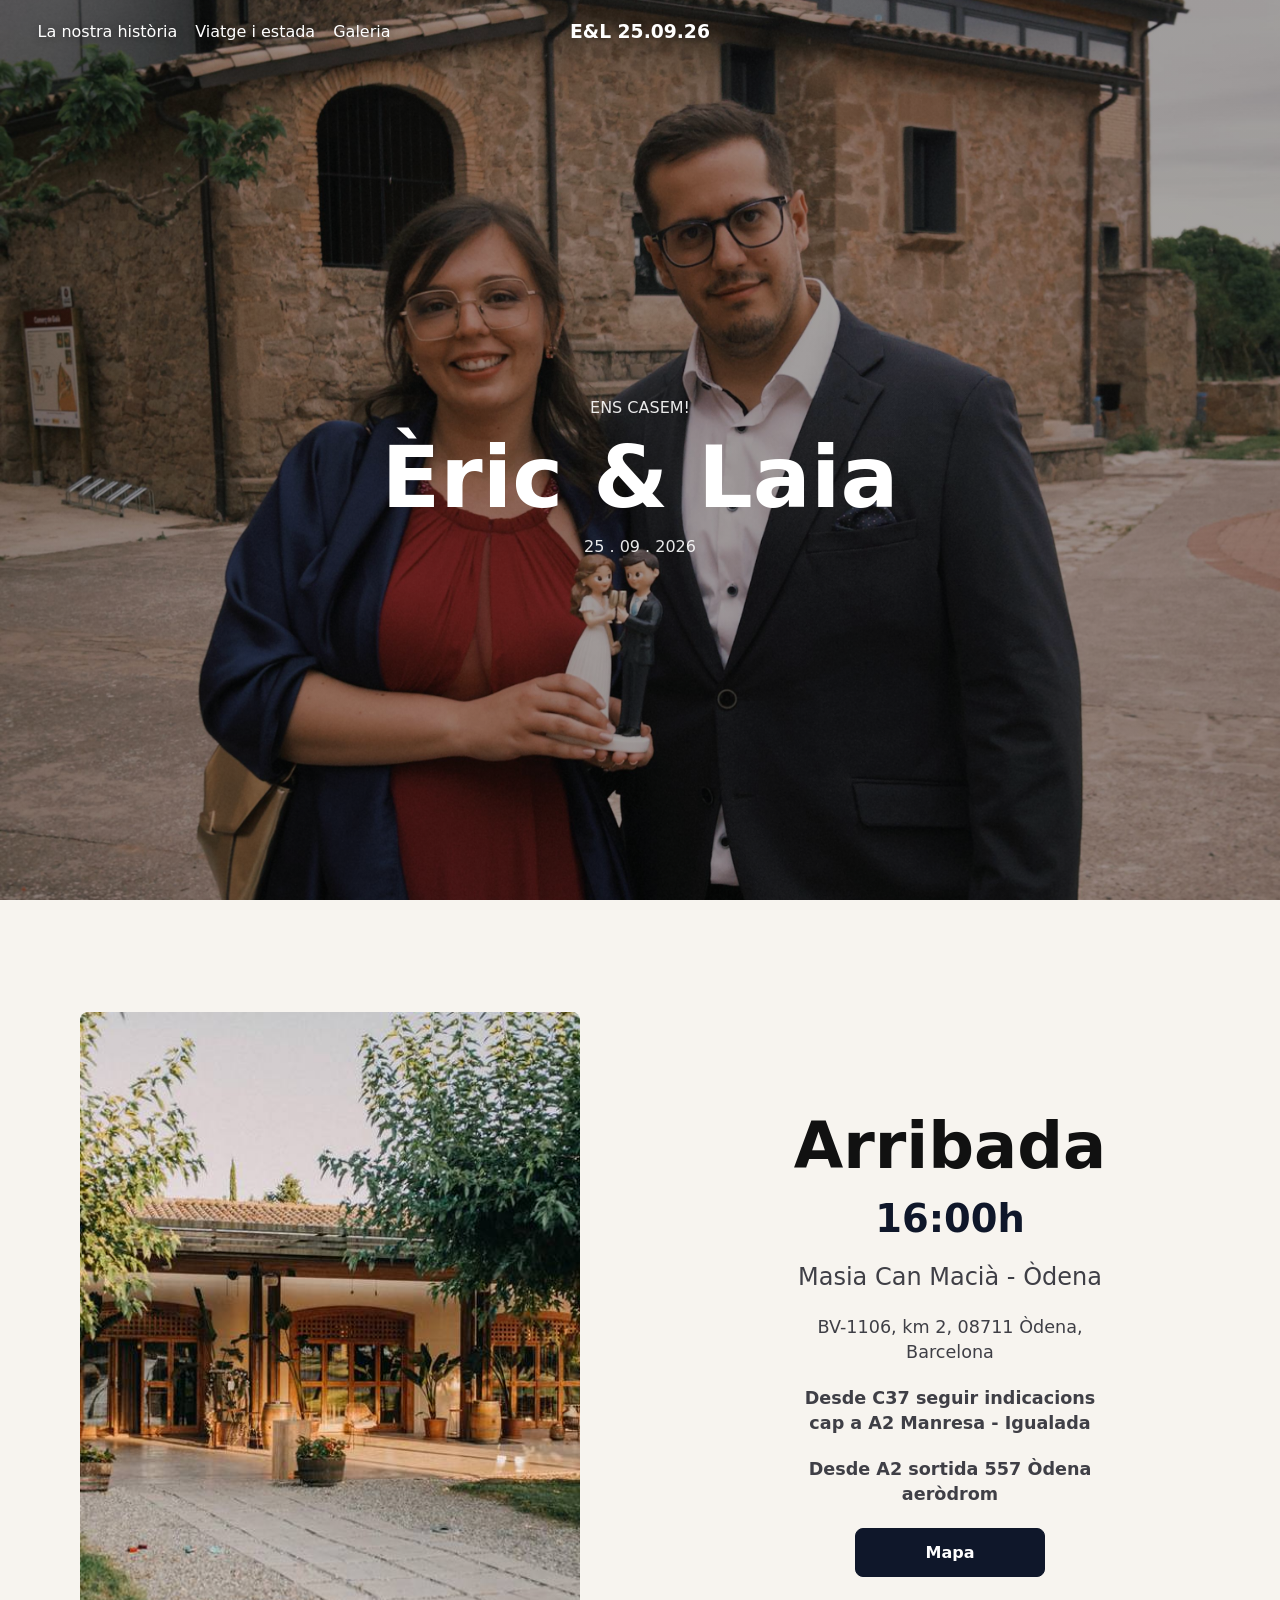
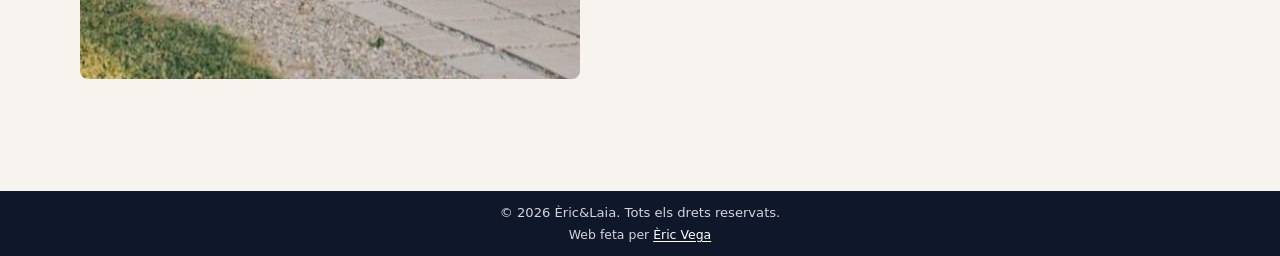
<file: index.html>
<!doctype html>
<html lang="ca">

<head>
  <meta charset="utf-8" />
  <meta name="viewport" content="width=device-width,initial-scale=1" />
  <title>E&L 25/09/26</title>
  <link rel="stylesheet" href="css/styles.css">
</head>

<body>

  <header class="site-header">
    <nav class="nav">
      <ul class="nav-links">
        <li><a href="la-nostra-historia.html">La nostra història</a></li>
        <li><a href="viatge-i-estada.html">Viatge i estada</a></li>
        <li><a href="galeria.html">Galeria</a></li>
      </ul>
      <a href="/" class="nav_title">
        <h3>E&L 25.09.26</h3>
      </a>
    </nav>

    <section class="imatgeprincipal">
      <div class="imatgeprincipal-banner">
        <p>ENS CASEM!</p>
        <h1>Èric & Laia</h1>
        <p>25 . 09 . 2026</p>
      </div>
    </section>
  </header>

  <main class="site-main">
    <section id="arribada">
      <div class="cerimonia">
        <div class="cerimonia-foto">
          <img src="assets/arribada.jpeg" alt="Masia Can Macià">
        </div>
        <div class="cerimonia-info">
          <h2>Arribada</h2>
          <h4>16:00h</h4>
          <p style="font-size: 1.5rem;">Masia Can Macià - Òdena</p>
          <p>BV-1106, km 2, 08711 Òdena, Barcelona</p>
          <p class="important-indicacions">Desde C37 seguir indicacions cap a A2 Manresa - Igualada</p>
          <p class="important-indicacions">Desde A2 sortida 557 Òdena aeròdrom</p>
          <a href="https://maps.app.goo.gl/EMqzW7Tg6xdvP4PMA">Mapa</a>
        </div>
      </div>
    </section>

    <!-- <section id="ceremonia">
      <div class="cerimonia cerimonia-invertida">
        <div class="cerimonia-foto">
          <img src="assets/cerimonia.jpeg" alt="Masia Can Macià">
        </div>
        <div class="cerimonia-info">
          <h2>Cerimònia</h2>
          <h4>17:00h</h4>
          <p>Jardins de  Can Macià</p>
          <a href="https://maps.app.goo.gl/EMqzW7Tg6xdvP4PMA">Mapa</a>
        </div>
      </div>
    </section> -->
  </main>

  <footer class="site-footer">
    <p>&copy; 2026 Èric&Laia. Tots els drets reservats.</p>
    <p class="site-credit">Web feta per <a href="https://www.ericveganoguera.com/">Èric Vega</a></p>
  </footer>

  <script src="js/main.js"></script>

</body>

</html>
</file>
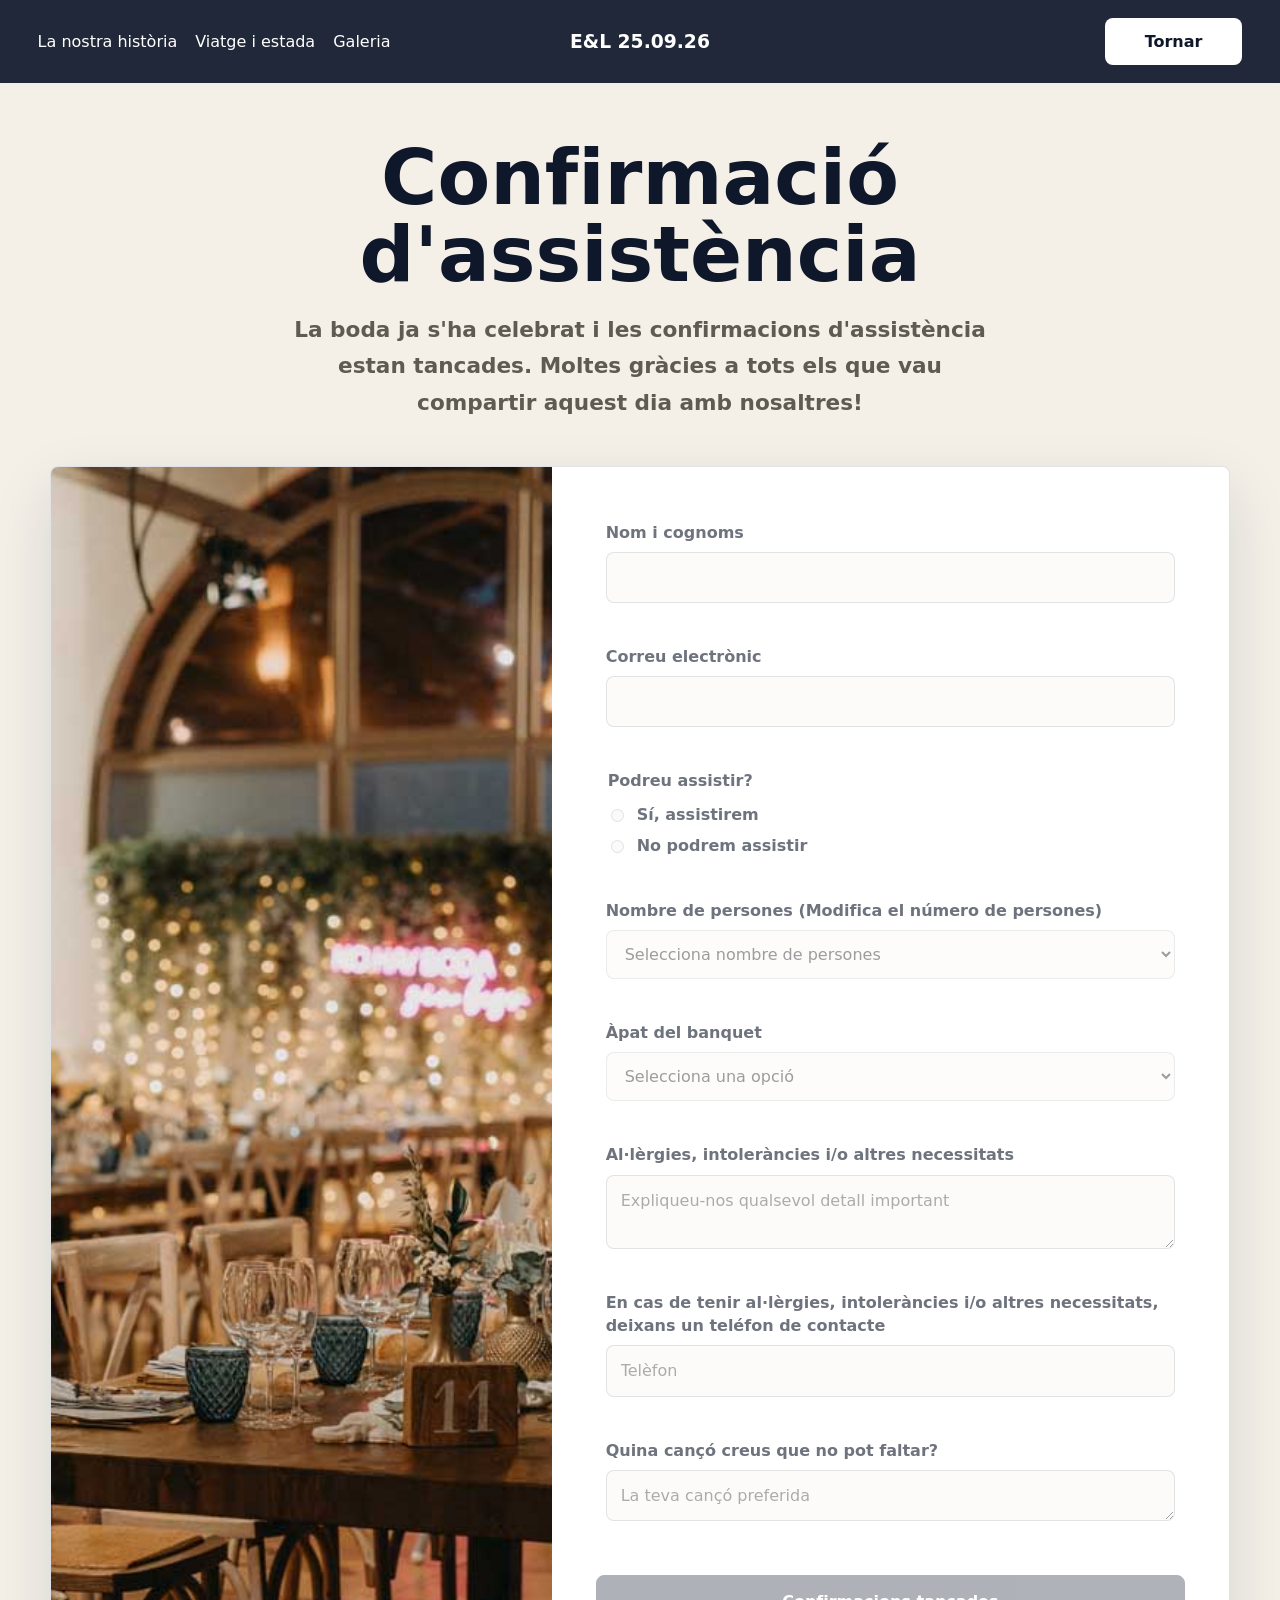
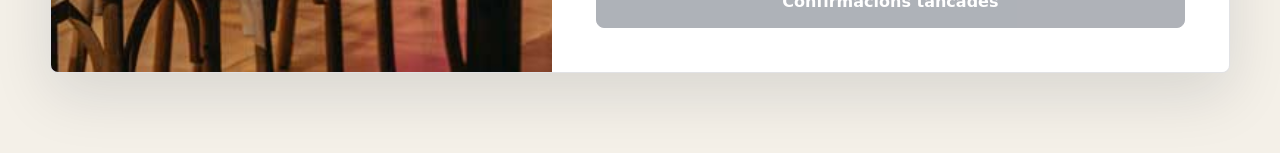
<file: confirmar-assistencia.html>
<!doctype html>
<html lang="ca">

<head>
  <meta charset="utf-8" />
  <meta name="viewport" content="width=device-width,initial-scale=1" />
  <meta name="robots" content="noindex">
  <title>Confirmar assistència | E&L</title>
  <link rel="stylesheet" href="css/styles.css">
</head>


<body class="pagina-confirmacio">
  <header>
    <nav class="nav">
      <ul class="nav-links">
        <li><a href="la-nostra-historia.html">La nostra història</a></li>
        <li><a href="viatge-i-estada.html">Viatge i estada</a></li>
        <li><a href="galeria.html">Galeria</a></li>
      </ul>
      <a href="index.html" class="nav_title">
        <h3>E&L 25.09.26</h3>
      </a>
      <a class="confirmar_assistencia" href="index.html">Tornar</a>
    </nav>
  </header>

  <main class="confirmacio-main">
    <section class="confirmacio">
      <div class="confirmacio-intro">
        <h1>Confirmació d'assistència</h1>
        <p class="confirmacio-tancada">La boda ja s'ha celebrat i les confirmacions d'assistència estan tancades. Moltes gràcies a tots els que vau compartir aquest dia amb nosaltres!</p>
      </div>

      <div class="confirmacio-layout">
        <figure class="confirmacio-foto">
          <img src="assets/banquet.jpg" alt="Eric i Laia">
        </figure>

        <form class="confirmacio-form" data-tancat aria-disabled="true">
          <input type="hidden" name="_subject" id="subject">
          <input type="hidden" name="_template" value="table">
          <input type="hidden" name="_captcha" value="true">
          <input type="hidden" name="_next" value="https://www.ericilaia.es/gracies.html">
          <input type="text" name="_honey" style="display:none">
          <input type="hidden" name="_autoresponse" value="Confirmació rebuda 🎉">

          <div class="form-row">
            <label for="nom">Nom i cognoms</label>
            <input id="nom" name="nomicognoms" type="text" required>
          </div>

          <div class="form-row">
            <label for="email">Correu electrònic</label>
            <input id="email" name="email" type="email" required>
          </div>

          <fieldset class="form-row">
            <legend style="margin-bottom: 10px;">Podreu assistir?</legend>
            <label class="radio-option">
              <input type="radio" id="assistencia-si" name="Assistencia" value="Sí, assistirem" required>
              Sí, assistirem
            </label>
            <label class="radio-option">
              <input type="radio" id="assistencia-no" name="Assistencia" value="No podrem assistir">
              No podrem assistir
            </label>
          </fieldset>

          <!--<div class="form-row">
            <label for="persones">Nombre de persones (Modifica número de persones)</label>
            <input id="persones" name="NombrePersones" type="number" min="1" max="8" value="1" required>
          </div>-->

          <div class="form-row">
            <label for="persones">Nombre de persones (Modifica el número de persones)</label>
            <select id="persones" name="NombrePersones" required>
              <option disabled selected value="">Selecciona nombre de persones</option>
              <option value="1">1</option>
              <option value="2">2</option>
              <option value="3">3</option>
              <option value="4">4</option>
              <option value="5">5</option>
              <option value="6">6</option>
              <option value="7">7</option>
              <option value="8">8</option>
              <option value="9">9</option>
              <option value="10">10</option>
              <option value="11">11</option>
              <option value="12">12</option>
            </select>
          </div>

          <div class="camps-assistencia">
            <!-- <div class="form-row">
              <label for="bus">Si hi hagués un bus que et portes i tornes des de Manresa, el faries servir?</label>
              <label class="radio-option">
                <input type="radio" name="Bus" value="Si" required>
                Sí
              </label>
              <label class="radio-option">
                <input type="radio" name="Bus" value="No ">
                No
              </label>
            </div> -->

            <div class="form-row">
              <label for="apat">Àpat del banquet</label>
              <select id="apat" name="ApatBanquet" required>
                <option value="">Selecciona una opció</option>
                <option value="Menu general">Menú general</option>
                <option value="Menu vegetaria">Menú vegetarià</option>
                <option value="Menu vega">Menú vegà</option>
                <option value="Menu infantil">Menú infantil</option>
                <option value="Altres necessitats">Altres necessitats</option>
              </select>
            </div>

            <div class="form-row">
              <label for="alergies">Al·lèrgies, intoleràncies i/o altres necessitats</label>
              <textarea id="alergies" name="AlergiesIntolerancies" rows="2"
                placeholder="Expliqueu-nos qualsevol detall important"></textarea>
            </div>

            <div class="form-row">
              <label for="telefonalergies">En cas de tenir al·lèrgies, intoleràncies i/o altres necessitats, deixans un teléfon de contacte</label>
              <input id="telefonalergies" name="TelefonAlergies" type="text" placeholder="Telèfon">
            </div>
               
            <div class="form-row">
              <label for="canco">Quina cançó creus que no pot faltar?</label>
              <textarea id="canco" name="Cancion" rows="1" placeholder="La teva cançó preferida"></textarea>
            </div>

          </div>
          <div id="acompanyants"></div>
          <button class="form-submit" type="submit" disabled>Confirmacions tancades</button>
        </form>
      </div>
    </section>
  </main>

  <script src="js/confirmar-assistencia.js"></script>

</body>

</html>
</file>
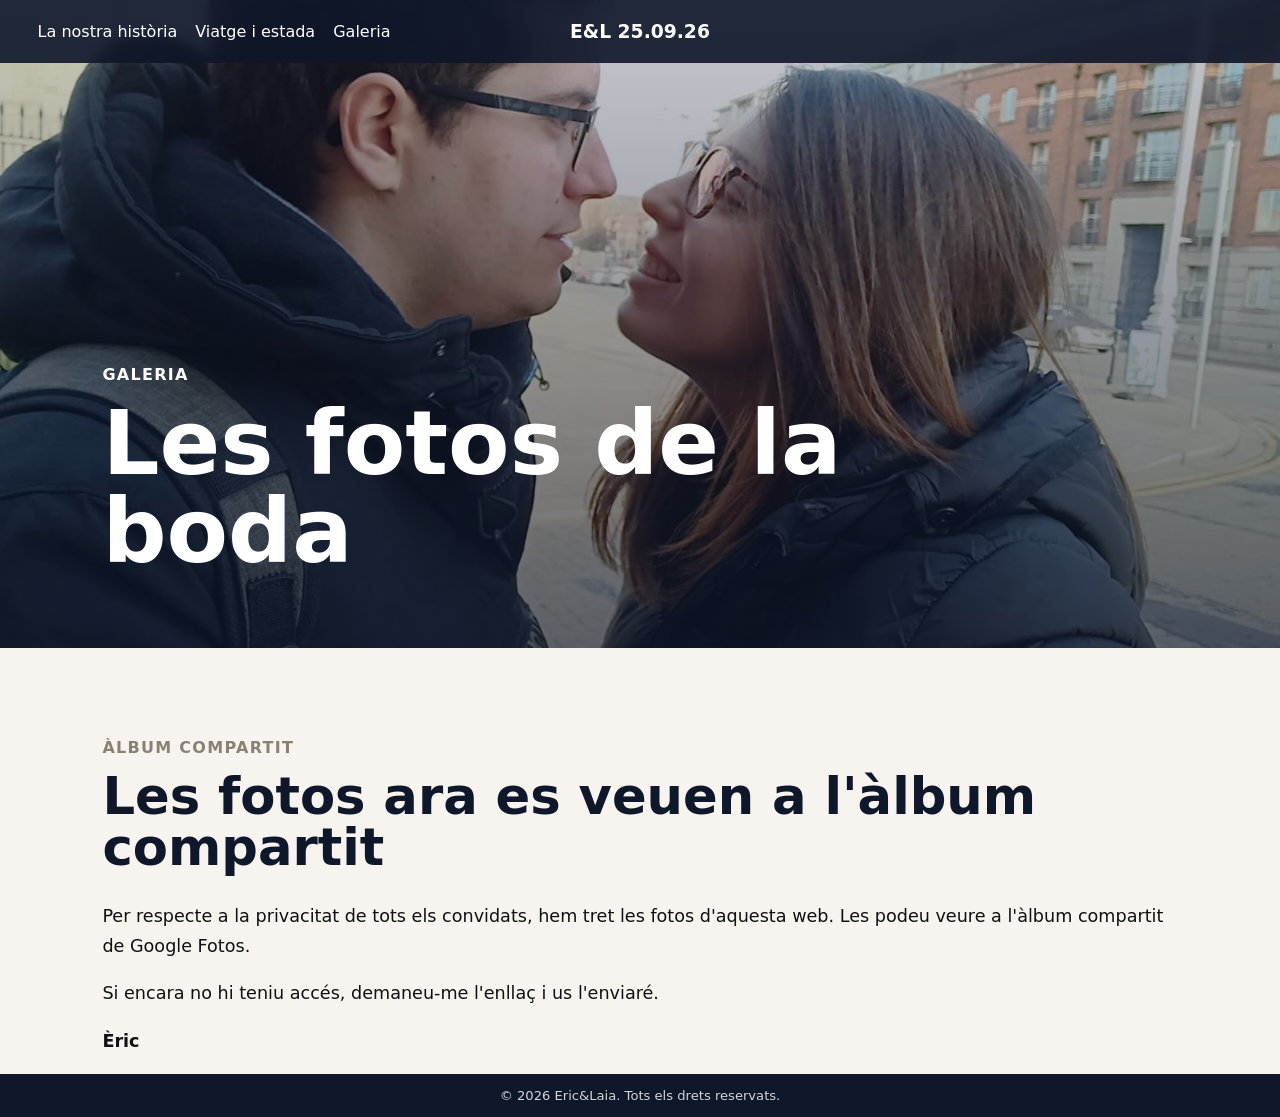
<file: galeria.html>
<!doctype html>
<html lang="ca">
<head>
  <meta charset="utf-8" />
  <meta name="viewport" content="width=device-width,initial-scale=1" />
  <meta name="robots" content="noindex">
  <title>Galeria | E&L</title>
  <link rel="stylesheet" href="css/styles.css">
</head>
<body class="pagina-interior">
  <header>
    <nav class="nav">
      <ul class="nav-links">
        <li><a href="la-nostra-historia.html">La nostra història</a></li>
        <li><a href="viatge-i-estada.html">Viatge i estada</a></li>
        <li><a href="galeria.html">Galeria</a></li>
      </ul>
      <a href="index.html" class="nav_title"><h3>E&L 25.09.26</h3></a>
    </nav>
  </header>

  <main class="pagina-main">
    <section class="pagina-hero galeria-hero">
      <div>
        <p>Galeria</p>
        <h1>Les fotos de la boda</h1>
      </div>
    </section>

    <section class="info-section galeria-avis">
      <div class="section-heading">
        <p>Àlbum compartit</p>
        <h2>Les fotos ara es veuen a l'àlbum compartit</h2>
      </div>
      <p>Per respecte a la privacitat de tots els convidats, hem tret les fotos d'aquesta web. Les podeu veure a l'àlbum compartit de Google Fotos.</p>
      <p>Si encara no hi teniu accés, demaneu-me l'enllaç i us l'enviaré.</p>
      <p class="galeria-signatura">Èric</p>
    </section>
  </main>

  <footer class="site-footer">
    <p>&copy; 2026 Eric&Laia. Tots els drets reservats.</p>
  </footer>
</body>
</html>
</file>
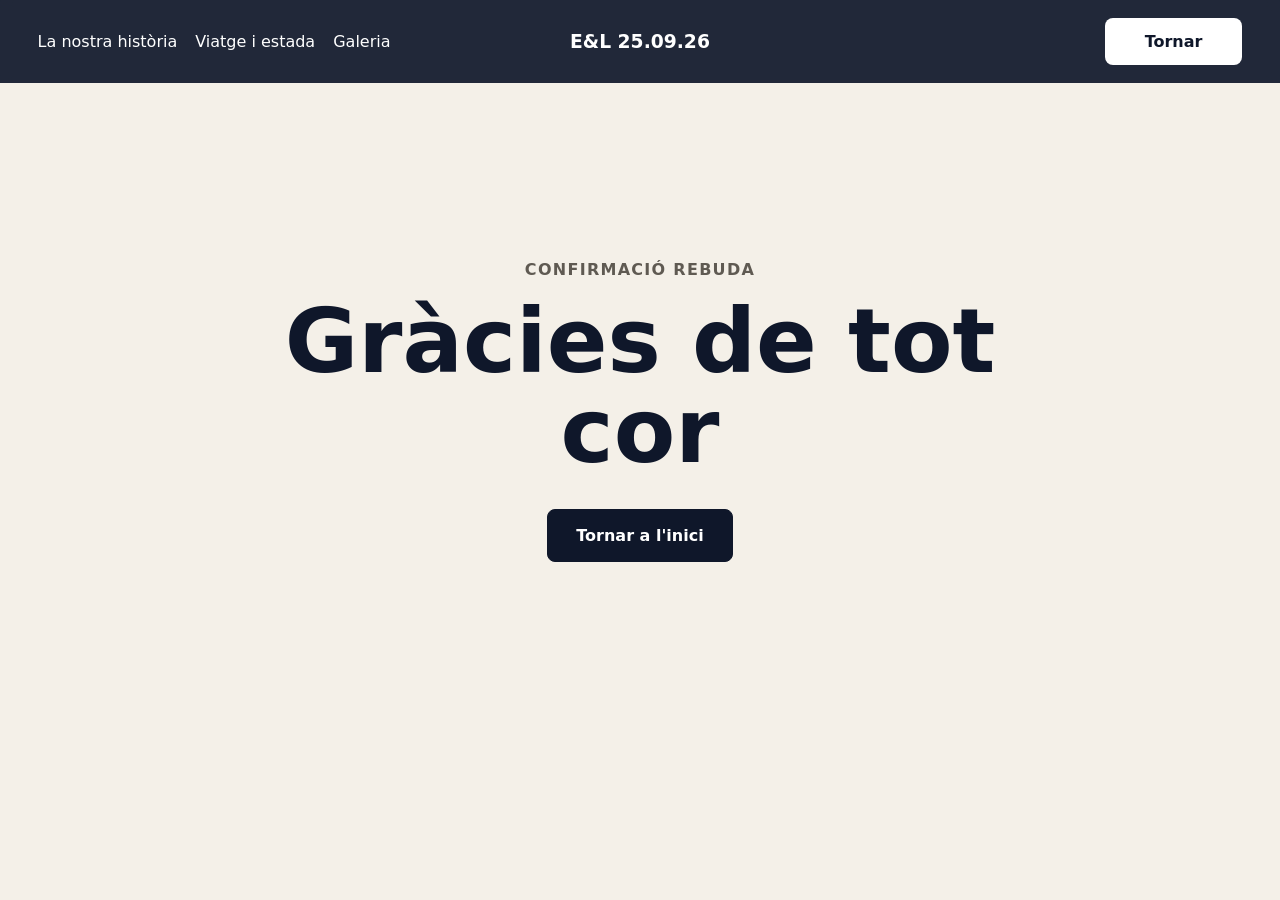
<file: gracies.html>
<!doctype html>
<html lang="ca">
<head>
  <meta charset="utf-8" />
  <meta name="viewport" content="width=device-width,initial-scale=1" />
  <meta name="robots" content="noindex">
  <title>Gràcies | E&L</title>
  <link rel="stylesheet" href="css/styles.css">
</head>
<body class="pagina-confirmacio">
  <header>
    <nav class="nav">
      <ul class="nav-links">
        <li><a href="la-nostra-historia.html">La nostra història</a></li>
        <li><a href="viatge-i-estada.html">Viatge i estada</a></li>
        <li><a href="galeria.html">Galeria</a></li>
      </ul>
      <a href="index.html" class="nav_title"><h3>E&L 25.09.26</h3></a>
      <a class="confirmar_assistencia" href="index.html">Tornar</a>
    </nav>
  </header>

  <main class="confirmacio-main">
    <section class="gracies">
      <p>Confirmació rebuda</p>
      <h1>Gràcies de tot cor</h1>
      <a class="form-submit" href="index.html">Tornar a l'inici</a>
    </section>
  </main>
</body> 
</html>
</file>
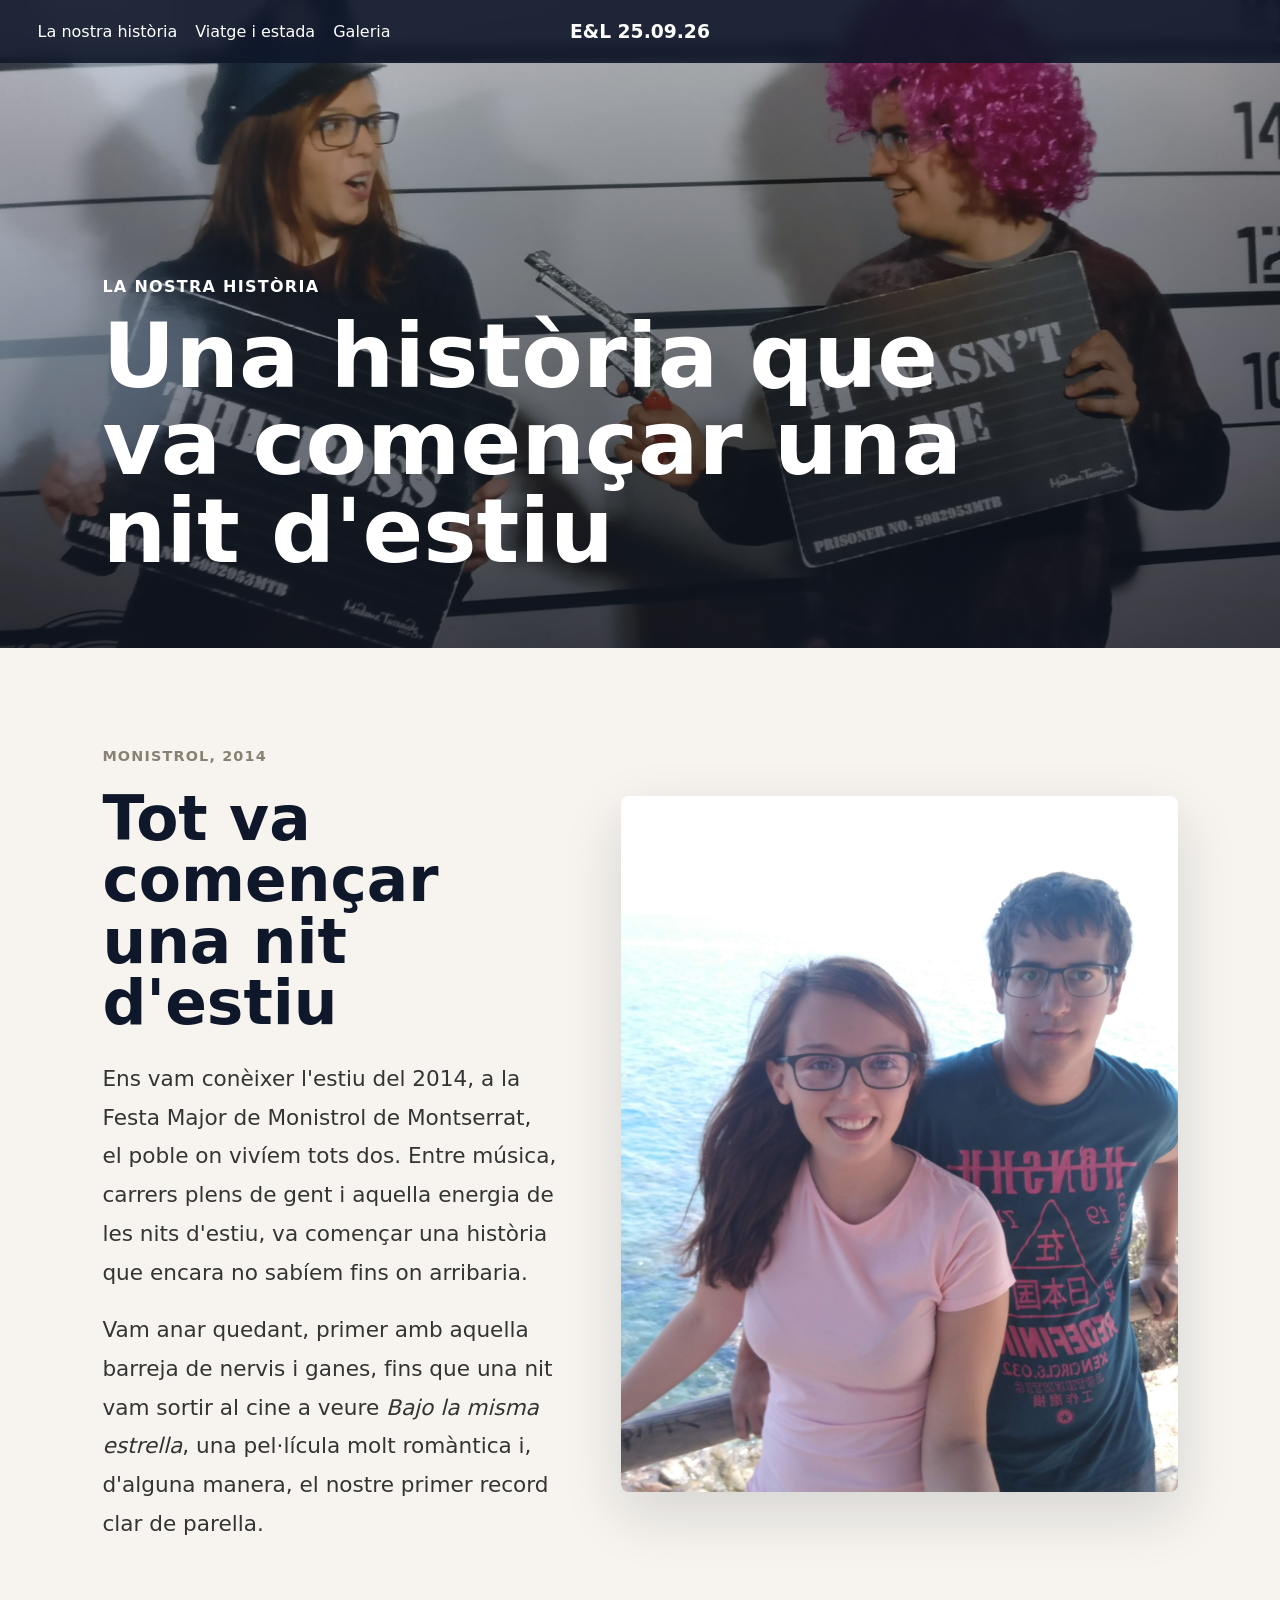
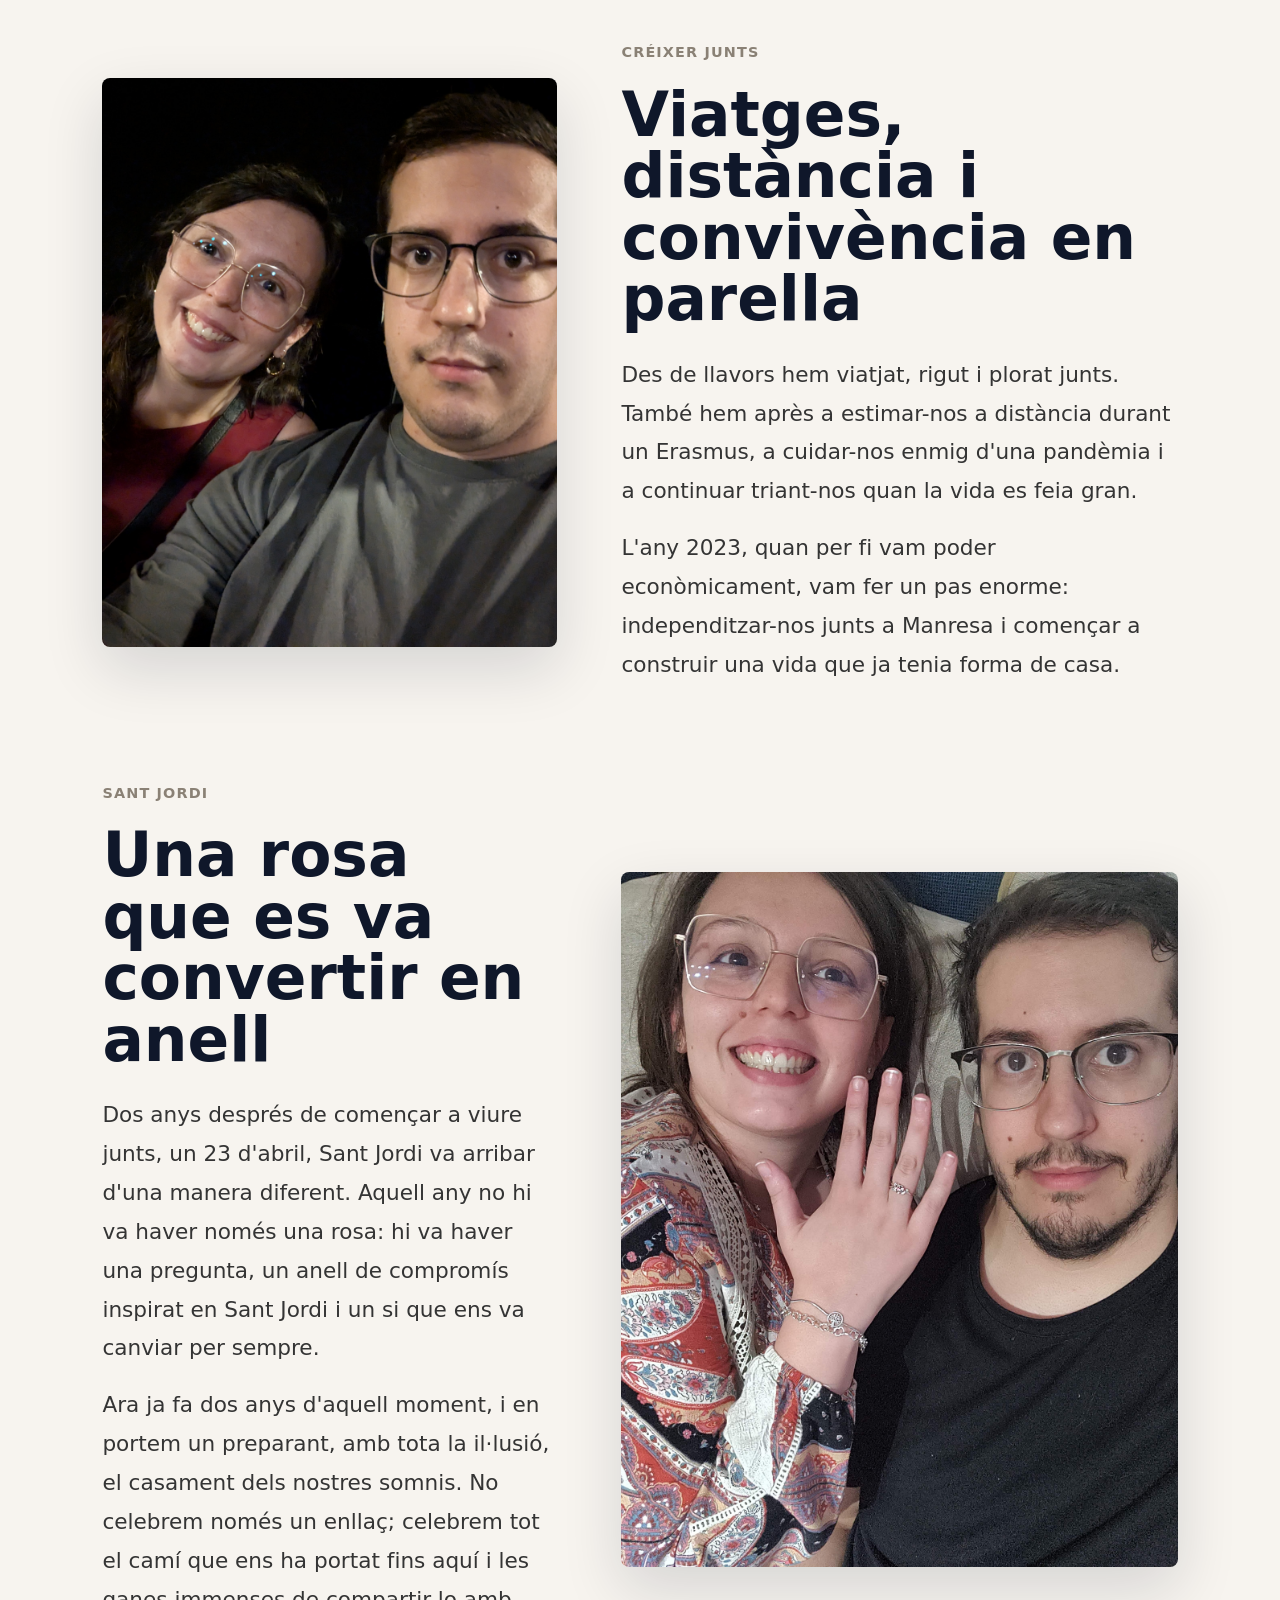
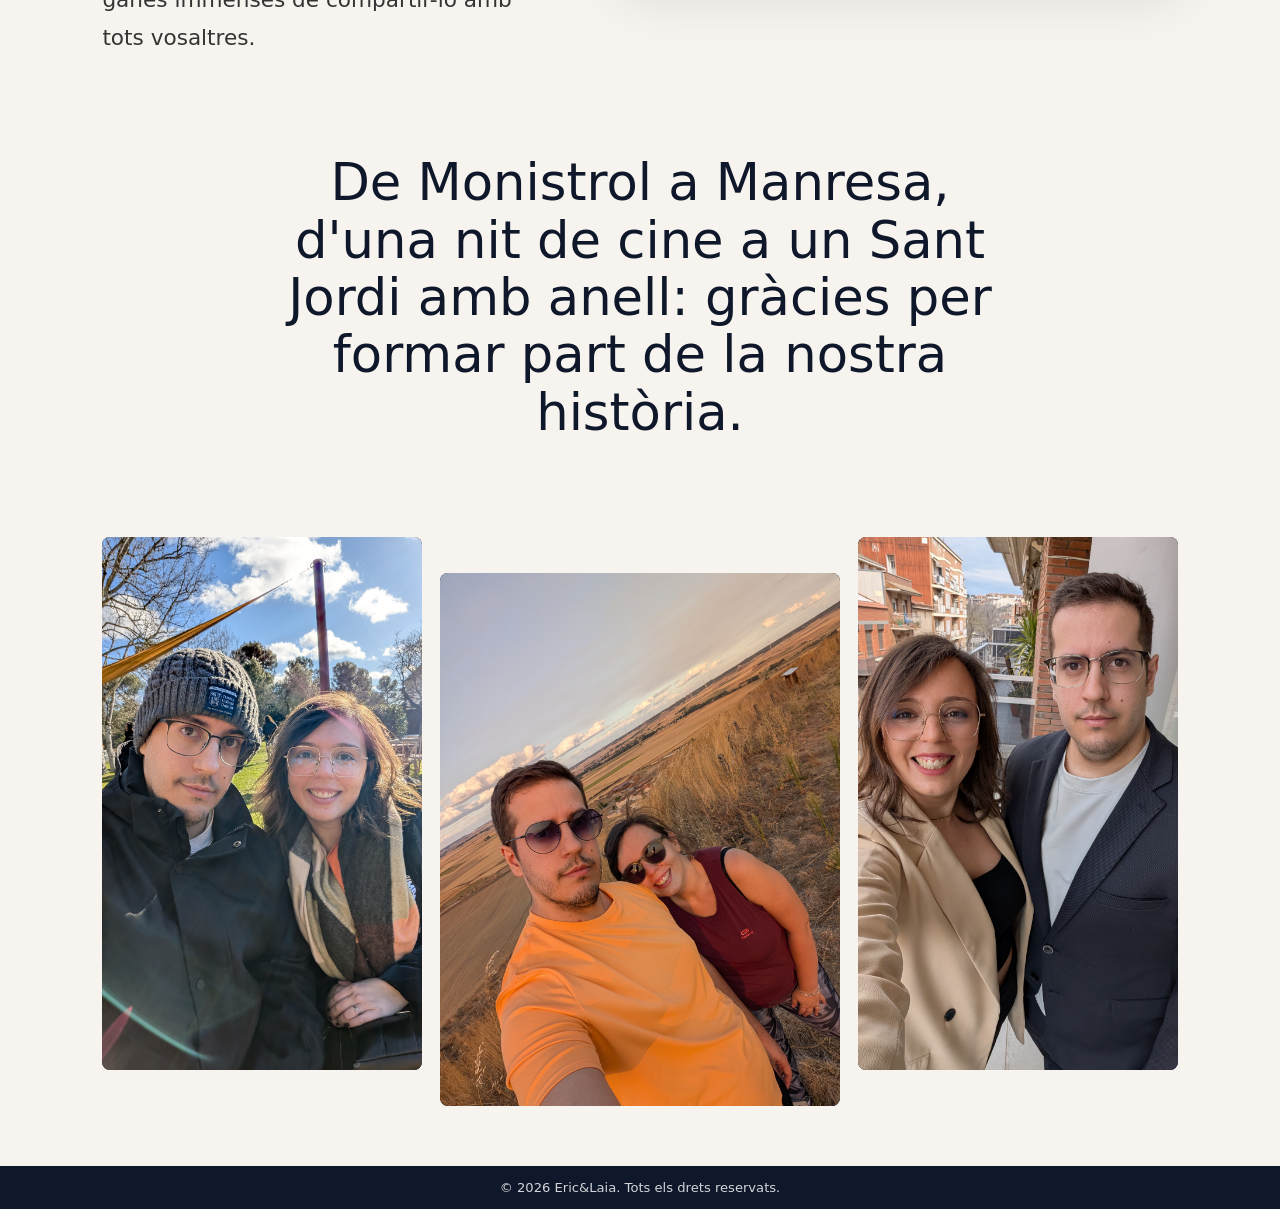
<file: la-nostra-historia.html>
<!doctype html>
<html lang="ca">
<head>
  <meta charset="utf-8" />
  <meta name="viewport" content="width=device-width,initial-scale=1" />
  <title>La nostra historia | E&L</title>
  <link rel="stylesheet" href="css/styles.css">
</head>
<body class="pagina-interior">
  <header>
    <nav class="nav">
      <ul class="nav-links">
        <li><a href="la-nostra-historia.html">La nostra història</a></li>
        <li><a href="viatge-i-estada.html">Viatge i estada</a></li>
        <li><a href="galeria.html">Galeria</a></li>
      </ul>
      <a href="index.html" class="nav_title"><h3>E&L 25.09.26</h3></a>
    </nav>
  </header>

  <main class="pagina-main">
    <section class="pagina-hero historia-hero">
      <div>
        <p>La nostra història</p>
        <h1>Una història que va començar una nit d'estiu</h1>
      </div>
    </section> 

    <section class="historia-layout">
      <article class="historia-text">
        <span>Monistrol, 2014</span>
        <h2>Tot va començar una nit d'estiu</h2> 
        <p>Ens vam conèixer l'estiu del 2014, a la Festa Major de Monistrol de Montserrat, el poble on vivíem tots dos. Entre música, carrers plens de gent i aquella energia de les nits d'estiu, va començar una història que encara no sabíem fins on arribaria.</p>
        <p>Vam anar quedant, primer amb aquella barreja de nervis i ganes, fins que una nit vam sortir al cine a veure <em>Bajo la misma estrella</em>, una pel·lícula molt romàntica i, d'alguna manera, el nostre primer record clar de parella.</p>
      </article>

      <figure class="historia-foto principal">
        <img src="assets/parella-9.jpg" alt="Eric i Laia">
      </figure>
    </section>

    <section class="historia-layout historia-layout-invertida">
      <article class="historia-text">
        <span>Créixer junts</span>
        <h2>Viatges, distància i convivència en parella</h2>
        <p>Des de llavors hem viatjat, rigut i plorat junts. També hem après a estimar-nos a distància durant un Erasmus, a cuidar-nos enmig d'una pandèmia i a continuar triant-nos quan la vida es feia gran.</p>
        <p>L'any 2023, quan per fi vam poder econòmicament, vam fer un pas enorme: independitzar-nos junts a Manresa i començar a construir una vida que ja tenia forma de casa.</p>
      </article>

      <figure class="historia-foto">
        <img src="assets/parella-3.jpg" alt="Una etapa compartida" style="object-position:70% center;">
      </figure>
    </section>

    <section class="historia-layout">
      <article class="historia-text">
        <span>Sant Jordi</span>
        <h2>Una rosa que es va convertir en anell</h2>
        <p>Dos anys després de començar a viure junts, un 23 d'abril, Sant Jordi va arribar d'una manera diferent. Aquell any no hi va haver només una rosa: hi va haver una pregunta, un anell de compromís inspirat en Sant Jordi i un si que ens va canviar per sempre.</p>
        <p>Ara ja fa dos anys d'aquell moment, i en portem un preparant, amb tota la il·lusió, el casament dels nostres somnis. No celebrem només un enllaç; celebrem tot el camí que ens ha portat fins aquí i les ganes immenses de compartir-lo amb tots vosaltres.</p>
      </article>

      <figure class="historia-foto">
        <img src="assets/parella-5.jpg" alt="Sant Jordi i el nostre compromis">
      </figure>
    </section>

    <section class="frase-final">
      <p>De Monistrol a Manresa, d'una nit de cine a un Sant Jordi amb anell: gràcies per formar part de la nostra història.</p>
    </section>

    <section class="historia-galeria">
      <figure>
        <img src="assets/parella-11.jpg" alt="Record de la nostra historia" style="object-position:40% center;">
      </figure>
      <figure>
        <img src="assets/parella-12.jpg" alt="Moment compartit">
      </figure>
      <figure>
        <img src="assets/parella-7.jpg" alt="Un instant especial">
      </figure>
    </section>

  </main>

  <footer class="site-footer">
    <p>&copy; 2026 Eric&Laia. Tots els drets reservats.</p>
  </footer>
</body>
</html>
</file>
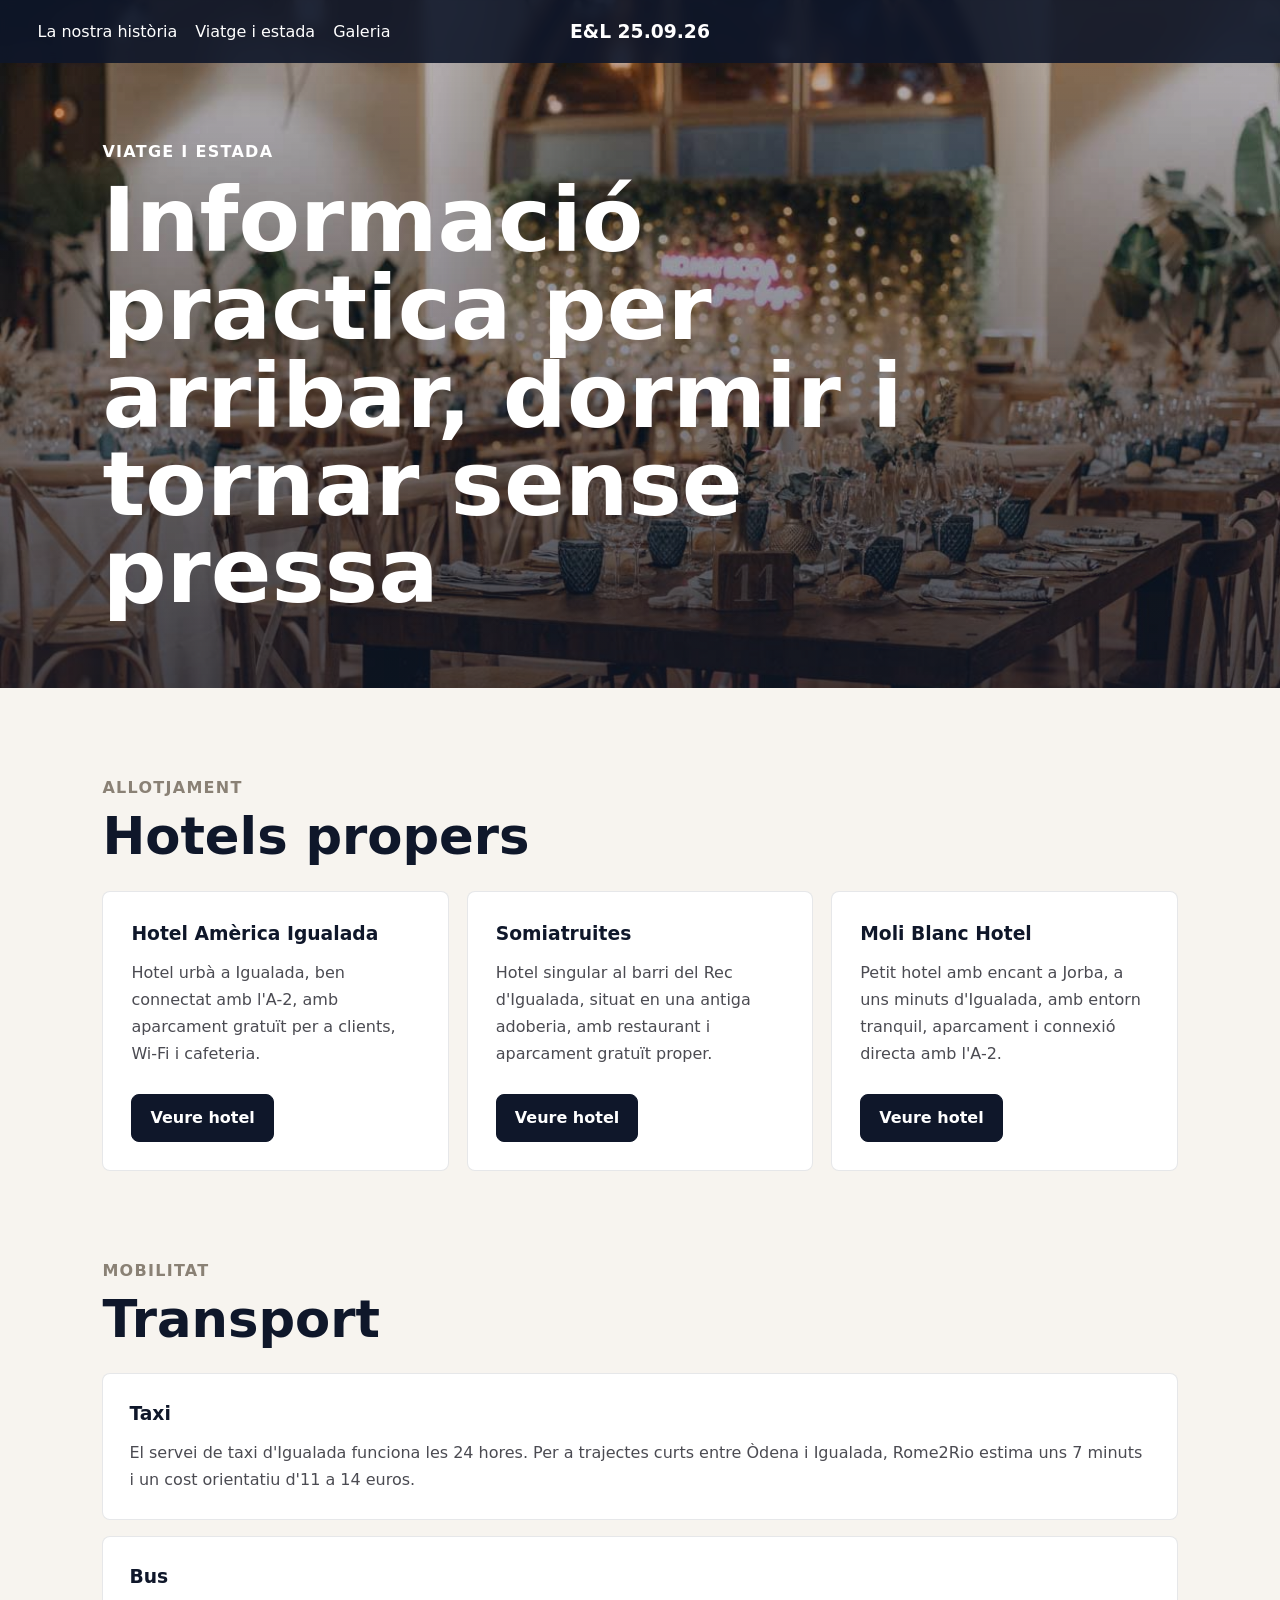
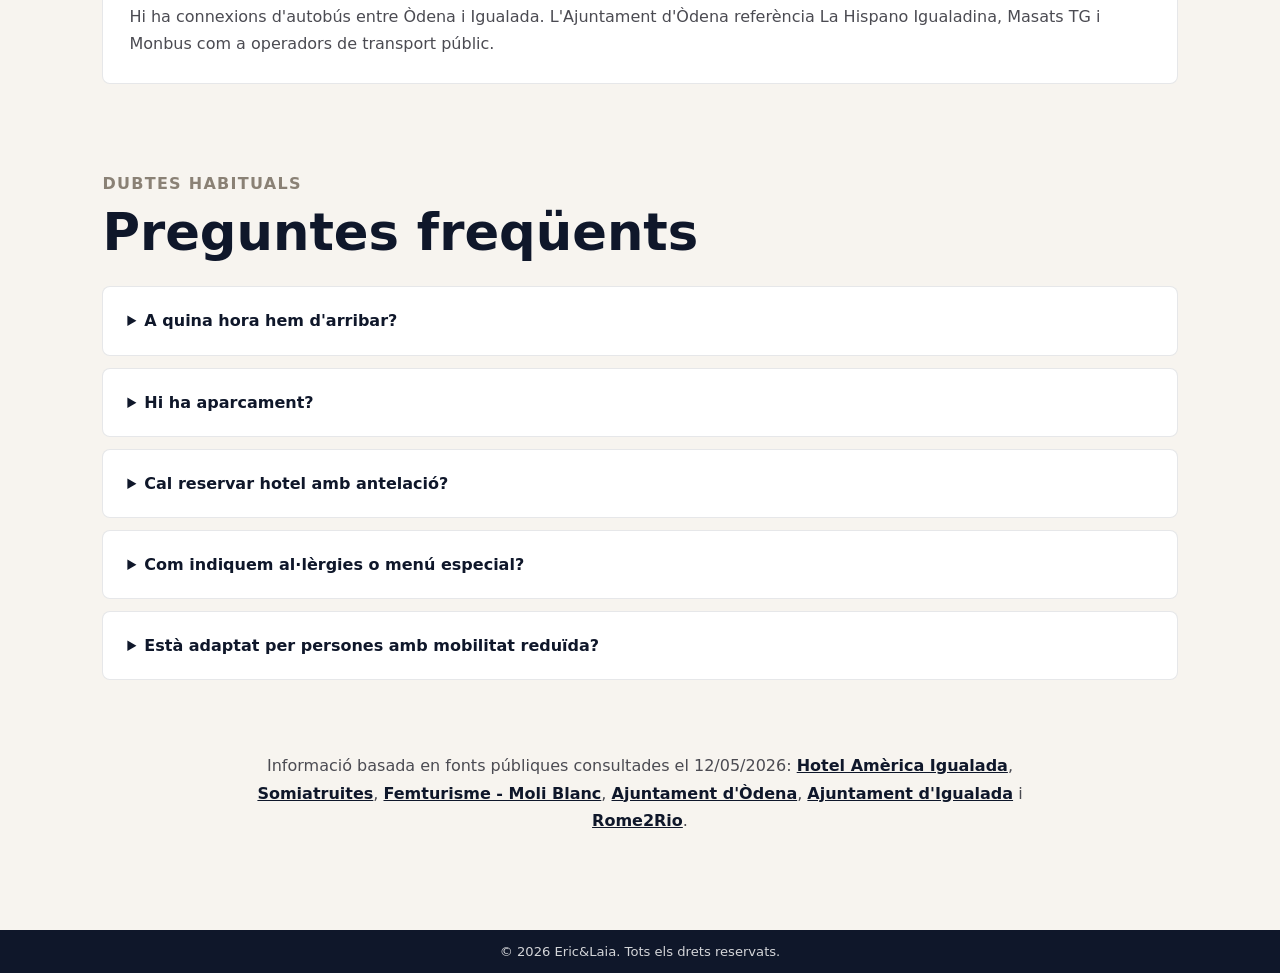
<file: viatge-i-estada.html>
<!doctype html>
<html lang="ca">
<head>
  <meta charset="utf-8" />
  <meta name="viewport" content="width=device-width,initial-scale=1" />
  <title>Viatge i estada | E&L</title>
  <link rel="stylesheet" href="css/styles.css">
</head>
<body class="pagina-interior">
  <header>
    <nav class="nav">
      <ul class="nav-links">
        <li><a href="la-nostra-historia.html">La nostra història</a></li>
        <li><a href="viatge-i-estada.html">Viatge i estada</a></li>
        <li><a href="galeria.html">Galeria</a></li>
      </ul>
      <a href="index.html" class="nav_title"><h3>E&L 25.09.26</h3></a>
    </nav>
  </header>

  <main class="pagina-main">
    <section class="pagina-hero estada-hero">
      <div>
        <p>Viatge i estada</p> 
        <h1>Informació practica per arribar, dormir i tornar sense pressa</h1>
      </div>
    </section>

    <section class="info-section">
      <div class="section-heading">
        <p>Allotjament</p>
        <h2>Hotels propers</h2>
      </div>
      <div class="info-grid">
        <article class="info-card">
          <h3>Hotel Amèrica Igualada</h3>
          <p>Hotel urbà a Igualada, ben connectat amb l'A-2, amb aparcament gratuït per a clients, Wi-Fi i cafeteria.</p>
          <a href="https://www.hotel-america.es/ca/" target="_blank" rel="noopener">Veure hotel</a>
        </article>
        <article class="info-card">
          <h3>Somiatruites</h3>
          <p>Hotel singular al barri del Rec d'Igualada, situat en una antiga adoberia, amb restaurant i aparcament gratuït proper.</p>
          <a href="https://www.somiatruites.eu/" target="_blank" rel="noopener">Veure hotel</a>
        </article>
        <article class="info-card">
          <h3>Moli Blanc Hotel</h3>
          <p>Petit hotel amb encant a Jorba, a uns minuts d'Igualada, amb entorn tranquil, aparcament i connexió directa amb l'A-2.</p>
          <a href="https://www.femturisme.cat/ca/establiments/moli-blanc-hotel-jorba" target="_blank" rel="noopener">Veure hotel</a>
        </article>
      </div>
    </section>

    <section class="info-section ">
      <div class="section-heading">
        <p>Mobilitat</p>
        <h2>Transport</h2>
      </div>
      <div class="transport-list">
        <article>
          <h3>Taxi</h3>
          <p>El servei de taxi d'Igualada funciona les 24 hores. Per a trajectes curts entre Òdena i Igualada, Rome2Rio estima uns 7 minuts i un cost orientatiu d'11 a 14 euros.</p>
        </article>
        <article>
          <h3>Bus</h3>
          <p>Hi ha connexions d'autobús entre Òdena i Igualada. L'Ajuntament d'Òdena referència La Hispano Igualadina, Masats TG i Monbus com a operadors de transport públic.</p>
        </article>
      </div>
    </section>

    <!-- <section class="estada-foto-band">
      <img src="assets/fonsprincipal.jpeg" alt="Entorn de la celebracio">
      <div>
        <p>La celebracio sera a Masia Can Macia, a Odena. Recomanem organitzar l'arribada amb una mica de marge i compartir cotxe o taxi quan sigui possible.</p>
      </div>
    </section> -->

    <section class="info-section">
      <div class="section-heading">
        <p>Dubtes habituals</p>
        <h2>Preguntes freqüents</h2>
      </div>
      <div class="faq-list">
        <details>
          <summary>A quina hora hem d'arribar?</summary>
          <p>L'arribada dels convidats està prevista a les 16:00. La cerimònia començarà a les 16:30.</p>
        </details>
        <details>
          <summary>Hi ha aparcament?</summary>
          <p>La masia disposa d'espai d'aparcament a l'entorn. Recomanem arribar amb marge per aparcar amb calma.</p>
        </details>
        <details>
          <summary>Cal reservar hotel amb antelació?</summary>
          <p>Si veniu de fora, sí. Setembre pot ser una època moguda i és millor reservar tan aviat com pugueu.</p>
        </details>
        <details>
          <summary>Com indiquem al·lèrgies o menú especial?</summary>
          <p>Ho podeu deixar escrit al formulari de confirmació d'assistència, a l'apartat d'al·lèrgies o intoleràncies.</p>
        </details>
        <details>
          <summary>Està adaptat per persones amb mobilitat reduïda?</summary>
          <p>Sí, tot el recinte està adaptat per a persones amb mobilitat reduïda i és completament accessible.</p>
        </details>
      </div>
    </section>

    <section class="fonts">
      <p>Informació basada en fonts públiques consultades el 12/05/2026: <a href="https://www.hotel-america.es/ca/" target="_blank" rel="noopener">Hotel Amèrica Igualada</a>, <a href="https://www.somiatruites.eu/" target="_blank" rel="noopener">Somiatruites</a>, <a href="https://www.femturisme.cat/ca/establiments/moli-blanc-hotel-jorba" target="_blank" rel="noopener">Femturisme - Moli Blanc</a>, <a href="https://www.odena.cat/el-municipi/transport-public" target="_blank" rel="noopener">Ajuntament d'Òdena</a>, <a href="https://www.igualada.cat/ca/serveis/transports-i-mobilitat" target="_blank" rel="noopener">Ajuntament d'Igualada</a> i <a href="https://www.rome2rio.com/s/%C3%92dena/Igualada" target="_blank" rel="noopener">Rome2Rio</a>.</p>
    </section>
  </main>

  <footer class="site-footer">
    <p>&copy; 2026 Eric&Laia. Tots els drets reservats.</p>
  </footer>
</body>
</html>
</file>
<file: css/styles.css>
:root{
  --max-width:1480px;
  --accent:#0f172a;
  --muted:#666;
  --gap:24px;
  --nav-bg-opacity:0;
  --nav-blur:0px;
  --nav-text-color:#fff;
  --nav-text-shadow:0 1px 8px rgba(0,0,0,0.45);
  font-family: Inter, system-ui, Arial, sans-serif;
}

*{box-sizing:border-box}
body{
  margin:0;
  color:#111;
  line-height:1.45;
  background-color: #f7f4ef;
}

.site-header{position:relative}

/* NAV */
.nav{
  display:grid;
  grid-template-columns:1fr auto 1fr;
  gap:18px;
  align-items:center;
  padding:18px calc(12px + 2vw);
  position:fixed;
  width:100%;
  top:0;
  left:0;
  z-index:20;
  background:rgba(15,23,42,var(--nav-bg-opacity));
  backdrop-filter:blur(var(--nav-blur));
  color:var(--nav-text-color);
  text-shadow:var(--nav-text-shadow);
  transition:background 0.15s ease, backdrop-filter 0.15s ease, color 0.15s ease, text-shadow 0.15s ease;
}
.logo{font-weight:700;text-decoration:none;color:var(--accent)}
.nav-links{list-style:none;margin:0;padding:0;display:flex;gap:18px;align-items:center}
.nav-links a{text-decoration:none;color:inherit}
.nav_title {
  text-decoration: none;
  color: inherit;
  justify-self:center;
  text-align:center;
}

.nav_title h3{
  margin:0;
  white-space:nowrap;
}

/* imatgeprincipal */
.imatgeprincipal{
  height:100vh;
  min-height:800px;
  display:flex;
  align-items:center;
  justify-content:center;
  /* background-image:linear-gradient(rgba(10,10,10,0.35),rgba(10,10,10,0.35)), url("../assets/fonsprincipal.jpeg"); */
  background-image:linear-gradient(rgba(10,10,10,0.35),rgba(10,10,10,0.35)), url("../assets/parella-1.jpg");
  background-size:cover;
  background-position:center;
  padding-top:72px; /* espacio por nav fijo */
}
.imatgeprincipal-banner{
  text-align:center;
  color:#fff;
  max-width:900px;
  padding:48px;
}
.imatgeprincipal h1{font-size:clamp(42px,8vw,86px);line-height:0.95;margin:0 0 16px}
.imatgeprincipal p{margin:0 0 18px;color:rgba(255,255,255,0.9)}
.confirmar_assistencia{
  display:inline-flex;
  align-items:center;
  justify-content:center;
  justify-self:end;
  padding:12px 40px;
  border-radius:8px;
  text-decoration:none;
  background:#fff;
  color:var(--accent);
  font-weight:600;
  text-shadow:none;
}

.confirmar_assistencia:hover{
  opacity: 75%;
}

/* CONTENT */
main{max-width:var(--max-width);margin:48px auto;padding:0 20px}
.important-indicacions{
  font-weight: bold;
}
#arribada,
#ceremonia{
  padding:64px 0;
}

.cerimonia{
  display:grid;
  grid-template-columns:1fr 1fr;
  align-items:center;
}

.cerimonia-invertida .cerimonia-info{
  order:1;
}

.cerimonia-invertida .cerimonia-foto{
  order:2;
}

.cerimonia-foto{
  width:100%;
  max-width:500px;
  justify-self:center;
}

.cerimonia-foto img{
  display:block;
  width:100%;
  aspect-ratio:3 / 4;
  object-fit:cover;
  border-radius:8px;
}

.cerimonia-info{
  display:flex;
  flex-direction:column;
  align-items:center;
  justify-content:center;
  gap:20px;
  min-height:100%;
  text-align:center;
}

.cerimonia-info h2,
.cerimonia-info h4,
.cerimonia-info p{
  margin:0;
}

.cerimonia-info h2{
  font-size:clamp(2.4rem,5vw,4.5rem);
  line-height:1;
  font-weight:700;
}

.cerimonia-info h4{
  font-size:clamp(1.6rem,3vw,2.4rem);
  line-height:1.1;
  font-weight:600;
  color:var(--accent);
}

.cerimonia-info p{
  max-width:320px;
  font-size:1.1rem;
  color:#3f3f46;
}

.cerimonia-info a{
  display:inline-flex;
  align-items:center;
  justify-content:center;
  min-width:140px;
  min-height:46px;
  padding:12px 70px;
  border:1px solid var(--accent);
  border-radius:8px;
  background:var(--accent);
  color:#fff;
  font-weight:700;
  text-decoration:none;
  transition:background 0.2s ease, color 0.2s ease, transform 0.2s ease;
}

.cerimonia-info a:hover{
  background:#fff;
  color:var(--accent);
  transform:translateY(-2px);
}

.ubicacion-1{
  font-size:11000px;
}
/* CONFIRMACIO */
.pagina-confirmacio{
  --nav-bg-opacity:0.92;
  --nav-blur:6px;
  --nav-text-color:#fff;
  --nav-text-shadow:none;
  background:#f4f0e8;
}

.confirmacio-main{
  margin:0 auto;
  padding:140px 20px 80px;
}

.confirmacio{
  max-width:1180px;
  margin:0 auto;
}

.confirmacio-intro{
  max-width:860px;
  margin:0 auto 44px;
  text-align:center;
}

.confirmacio-intro p{
  max-width:720px;
  margin:18px auto 0;
  color:#5f5a52;
  font-size:clamp(1.05rem,2vw,1.35rem);
  line-height:1.7;
}

.confirmacio-intro h1{
  margin:0;
  font-size:clamp(2.7rem,6vw,5.5rem);
  line-height:1;
  color:var(--accent);
}

.confirmacio-layout{
  display:grid;
  grid-template-columns:minmax(280px,0.85fr) minmax(360px,1.15fr);
  gap:0;
  overflow:hidden;
  border:1px solid rgba(15,23,42,0.12);
  border-radius:8px;
  background:#fff;
  box-shadow:0 22px 60px rgba(15,23,42,0.12);
}

.confirmacio-foto{
  min-height:100%;
  margin:0;
  background:#0f172a;
}

.confirmacio-foto img{
  display:block;
  width:100%;
  height:100%;
  min-height:640px;
  object-fit:cover;
}

.confirmacio-form{
  display:grid;
  gap:22px;
  align-content:center;
  padding:44px;
  background:#fff;
}

.camps-assistencia{
  display: grid;
  gap: 22px;
}

.form-row{
  display:grid;
  gap:8px;
  margin:10px;
  padding:0;
  border:0;
}

.form-row label,
.form-row legend{
  color:var(--accent);
  font-weight:700;
}

.form-row input,
.form-row select,
.form-row textarea{
  width:100%;
  border:1px solid rgba(15,23,42,0.18);
  border-radius:8px;
  padding:13px 14px;
  color:#18181b;
  font:inherit;
  background:#fbfaf8;
}

.form-row textarea{
  resize:vertical;
}

.form-row input:focus,
.form-row select:focus,
.form-row textarea:focus{
  outline:2px solid rgba(15,23,42,0.18);
  border-color:var(--accent);
}

.radio-option{
  display:flex;
  align-items:center;
  gap:10px;
  font-weight:500;
  color:#3f3f46;
}

.radio-option input{
  width:auto;
}

.form-submit{
  display:inline-flex;
  align-items:center;
  justify-content:center;
  min-height:50px;
  border:1px solid var(--accent);
  border-radius:8px;
  padding:14px 28px;
  background:var(--accent);
  color:#fff;
  font:inherit;
  font-weight:800;
  text-decoration:none;
  cursor:pointer;
  transition:background 0.2s ease, color 0.2s ease, transform 0.2s ease;
}

.form-submit:disabled,
.form-submit:disabled:hover{
  opacity:0.55;
  cursor:not-allowed;
  background:var(--accent);
  color:#fff;
  transform:none;
}

.confirmacio-tancada{
  font-weight:700;
}

.confirmacio-form[data-tancat]{
  opacity:0.6;
  pointer-events:none;
}

.form-submit:hover{
  background:#fff;
  color:var(--accent);
  transform:translateY(-2px);
}

.gracies{
  display:flex;
  flex-direction:column;
  align-items:center;
  justify-content:center;
  min-height:60vh;
  max-width:760px;
  margin:0 auto;
  text-align:center;
}

.gracies p{
  margin:0 0 16px;
  color:#5f5a52;
  font-weight:700;
  text-transform:uppercase;
  letter-spacing:0.08em;
}

.gracies h1{
  margin:0 0 32px;
  font-size:clamp(3rem,7vw,6rem);
  line-height:1;
  color:var(--accent);
}

/* PAGINES INTERIORS */
.pagina-interior{
  --nav-bg-opacity:0.9;
  --nav-blur:6px;
  --nav-text-color:#fff;
  --nav-text-shadow:none;
  background:#f7f4ef;
}

.pagina-main{
  max-width:none;
  margin:0;
  padding:0;
}

.pagina-hero{
  min-height:72vh;
  display:flex;
  align-items:flex-end;
  padding:140px 8vw 72px;
  color:#fff;
  background-size:cover;
  background-position:center;
}

.historia-hero{
  background-image:linear-gradient(rgba(15,23,42,0.18),rgba(15,23,42,0.62)), url("../assets/parella-10.jpg");
}

.galeria-hero{
  background-image:linear-gradient(rgba(15,23,42,0.22),rgba(15,23,42,0.65)), url("../assets/parella-13.jpg");
  background-position:center 10%;
}

.galeria-avis{
  max-width:760px;
}

.galeria-avis > p{
  font-size:1.1rem;
  line-height:1.7;
}

.galeria-signatura{
  font-weight:700;
}

.estada-hero{
  background-image:linear-gradient(rgba(15,23,42,0.2),rgba(15,23,42,0.68)), url("../assets/banquet.jpg");
}

.pagina-hero div{
  max-width:920px;
}

.pagina-hero p{
  margin:0 0 14px;
  font-weight:800;
  text-transform:uppercase;
  letter-spacing:0.08em;
}

.pagina-hero h1{
  margin:0;
  font-size:clamp(3rem,7vw,7rem);
  line-height:0.98;
}

.historia-layout{
  display:grid;
  grid-template-columns:minmax(320px,0.9fr) minmax(320px,1.1fr);
  gap:64px;
  align-items:center;
  max-width:1280px;
  margin:0 auto;
  padding:96px 8vw;
}

.historia-layout + .historia-layout{
  padding-top:0;
}

.historia-layout-invertida .historia-text{
  order:2;
}

.historia-layout-invertida .historia-foto{
  order:1;
}

.historia-text{
  display:grid;
  gap:18px;
  font-size:clamp(1.1rem,1.8vw,1.35rem);
  line-height:1.8;
  color:#343434;
}

.historia-text span{
  color:#8a8175;
  font-size:0.9rem;
  font-weight:900;
  text-transform:uppercase;
  letter-spacing:0.08em;
}

.historia-text h2{
  max-width:620px;
  margin:0 0 8px;
  color:var(--accent);
  font-size:clamp(2.2rem,4.8vw,4.7rem);
  line-height:1;
}

.historia-text p{
  margin:0;
}

.historia-foto{
  margin:0;
}

.historia-foto img{
  display:block;
  width:100%;
  aspect-ratio:4 / 5;
  object-fit:cover;
  border-radius:8px;
  box-shadow:0 22px 60px rgba(15,23,42,0.14);
}

.historia-galeria{
  display:grid;
  grid-template-columns:1fr 1.25fr 1fr;
  gap:18px;
  max-width:1280px;
  margin:0 auto;
  padding:0 8vw 96px;
}

.historia-galeria figure{
  margin:0;
  overflow:hidden;
  border-radius:8px;
  background:#0f172a;
}

.historia-galeria img{
  display:block;
  width:100%;
  height:100%;
  min-height:340px;
  object-fit:cover;
}

.historia-galeria figure:nth-child(2){
  transform:translateY(36px);
}

.timeline{
  display:grid;
  grid-template-columns:repeat(auto-fit,minmax(220px,1fr));
  gap:1px;
  max-width:1280px;
  margin:0 auto;
  padding:0 8vw 96px;
}

.timeline article,
.info-card,
.transport-list article,
.faq-list details{
  background:#fff;
  border:1px solid rgba(15,23,42,0.1);
}

.timeline article{
  padding:32px;
}

.timeline span{
  display:block;
  margin-bottom:24px;
  color:#8a8175;
  font-weight:900;
}

.timeline h2,
.info-card h3,
.transport-list h3{
  margin:0 0 12px;
  color:var(--accent);
}

.timeline p,
.info-card p,
.transport-list p,
.faq-list p,
.fonts p{
  margin:0;
  color:#4b4b52;
  line-height:1.7;
}

.frase-final{
  max-width:920px;
  margin:0 auto 96px;
  padding:0 8vw;
  text-align:center;
}

.frase-final p{
  margin:0;
  font-size:clamp(1.8rem,4vw,3.8rem);
  line-height:1.12;
  color:var(--accent);
}

.info-section{
  max-width:1280px;
  margin:0 auto;
  padding:88px 8vw 0;
}

.section-heading{
  display:flex;
  justify-content:space-between;
  align-items:start;
  flex-direction: column;
  gap:12px;
  margin-bottom:28px;
}

.section-heading p{
  margin:0;
  color:#8a8175;
  font-weight:800;
  text-transform:uppercase;
  letter-spacing:0.08em;
}

.section-heading h2{
  margin:0;
  color:var(--accent);
  font-size:clamp(2.2rem,4vw,4.5rem);
  line-height:1;
}

.info-grid{
  display:grid;
  grid-template-columns:repeat(3,1fr);
  gap:18px;
}

.info-card{
  display:flex;
  flex-direction:column;
  min-height:280px;
  padding:28px;
  border-radius:8px;
}

.info-card a{
  display:inline-flex;
  align-items:center;
  justify-content:center;
  width:max-content;
  margin-top:auto;
  padding:11px 18px;
  border:1px solid var(--accent);
  border-radius:8px;
  background:var(--accent);
  color:#fff;
  text-decoration:none;
  font-weight:800;
}

.split-info{
  display:grid;
  grid-template-columns:0.7fr 1.3fr;
  gap:48px;
}

.split-info .section-heading{
  display:block;
  margin:0;
}

.transport-list{
  display:grid;
  justify-content: start;
  gap:16px;
}

.transport-list article{
  padding:26px;
  border-radius:8px;
}

.estada-foto-band{
  display:grid;
  grid-template-columns:minmax(280px,1.15fr) minmax(260px,0.85fr);
  align-items:stretch;
  max-width:1280px;
  margin:88px auto 0;
  padding:0 8vw;
}

.estada-foto-band img{
  display:block;
  width:100%;
  min-height:420px;
  object-fit:cover;
  border-radius:8px 0 0 8px;
}

.estada-foto-band div{
  display:flex;
  align-items:center;
  padding:36px;
  border-radius:0 8px 8px 0;
  background:var(--accent);
  color:#fff;
}

.estada-foto-band p{
  margin:0;
  font-size:clamp(1.25rem,2.6vw,2.4rem);
  line-height:1.18;
}

.faq-list{
  display:grid;
  gap:12px;
}

.faq-list details{
  padding:22px 24px;
  border-radius:8px;
}

.faq-list summary{
  cursor:pointer;
  color:var(--accent);
  font-weight:900;
}

.faq-list p{
  margin-top:14px;
}

.fonts{
  max-width:980px;
  margin:0 auto;
  padding:72px 8vw 96px;
  text-align:center;
}

.fonts a{
  color:var(--accent);
  font-weight:800;
}

.grid-section h2,
.content-section h2,
.contact-section h2{margin:0 0 18px;font-size:1.4rem}

.grid{display:grid;grid-template-columns:repeat(auto-fit,minmax(220px,1fr));gap:var(--gap)}
.card{background:#fff;border-radius:12px;padding:20px;box-shadow:0 6px 20px rgba(12,20,30,0.06)}

/* FOOTER */
.site-footer{
  padding:12px 20px;
  text-align:center;
  background:var(--accent);
  color:rgba(255,255,255,0.82);
  font-size:0.82rem;
}

.site-footer p{
  margin:0;
}

.site-credit{
  margin-top:4px !important;
  font-size:0.78rem;
}
.site-credit a{
  color:#fff;
  text-decoration:underline;
  text-underline-offset:2px;
}

/* RESPONSIVE tweaks */@media (max-width:860px){
  .nav{
    grid-template-columns:1fr;
    gap:8px;
    padding:12px 14px;
    background:rgba(15,23,42,var(--nav-bg-opacity));
    backdrop-filter:blur(var(--nav-blur));
    text-shadow:none;
  }
 
  .nav_title{
    grid-row:1;
    grid-column:1;
    justify-self:center;
    padding-bottom:2px;
  }
 
  .nav_title h3{
    font-size:1.35rem;
    letter-spacing:0.03em;
  }
 
  .nav-links{
    grid-row:2;
    grid-column:1;
    display:grid;
    grid-template-columns:1fr 1fr 1fr;
    gap:8px;
    width:100%;
    max-width:none;
    justify-self:stretch;
    padding:0;
    border:0;
    background:transparent;
    box-shadow:none;
    backdrop-filter:none;
    text-shadow:none;
  }
 
  .nav-links li{
    min-width:0;
  }
 
  .nav-links a{
    display:flex;
    align-items:center;
    justify-content:center;
    min-height:42px;
    padding:8px 6px;
    border-radius:6px;
    background:rgba(255,255,255,0.12);
    font-size:0.82rem;
    font-weight:700;
    text-align:center;
  }
 
  .confirmar_assistencia{
    grid-row:3;
    grid-column:1;
    justify-self:stretch;
    align-self:stretch;
    width:100%;
    max-width:none;
    min-height:42px;
    padding:10px 16px;
    border-radius:6px;
    font-size:0.92rem;
  }
 
  .nav .confirmar_assistencia{
    width:100%;
  }
 
  /* resto de reglas mobile sin cambios */
  .imatgeprincipal{
    height:100svh;
    min-height:620px;
    padding-top:150px;
  }
 
  .imatgeprincipal-banner{padding:24px}
  .imatgeprincipal h1{font-size:clamp(48px,17vw,82px)}
  main{margin:28px auto;padding:0 16px}
  #arribada,
  #ceremonia{padding:42px 0}
  .cerimonia{grid-template-columns:1fr;gap:24px}
  .cerimonia-invertida .cerimonia-info,
  .cerimonia-invertida .cerimonia-foto{order:initial}
  .cerimonia-foto{max-width:min(82vw,320px)}
  .cerimonia-foto img{aspect-ratio:4 / 5;max-height:390px}
  .cerimonia-info{gap:20px;padding:4px 8px}
  .cerimonia-info h2{font-size:clamp(3.1rem,16vw,4.6rem)}
  .cerimonia-info h4{font-size:clamp(2rem,9vw,2.8rem)}
  .cerimonia-info p{font-size:1.18rem}
  .cerimonia-info a{min-width:170px;min-height:52px;font-size:1.05rem}
  .confirmacio-main{padding:180px 16px 56px}
  .confirmacio-intro{margin-bottom:28px}
  .confirmacio-layout{grid-template-columns:1fr}
  .confirmacio-foto img{min-height:300px;max-height:380px}
  .confirmacio-form{padding:22px;gap:18px}
  .pagina-hero{min-height:72svh;padding:190px 20px 48px}
  .pagina-hero h1{font-size:clamp(2.7rem,14vw,5rem)}
  .historia-layout,
  .timeline,
  .info-grid,
  .split-info,
  .estada-foto-band{grid-template-columns:1fr}
  .historia-galeria{display: none}
  .historia-layout,
  .info-section{padding:56px 16px 0}
  .historia-layout{gap:34px}
  .historia-layout + .historia-layout{padding-top:56px}
  .historia-layout-invertida .historia-text,
  .historia-layout-invertida .historia-foto{order:initial}
  .historia-text{font-size:1.05rem;gap:18px}
  .historia-text h2{font-size:clamp(2.4rem,12vw,4rem)}
  .historia-galeria{gap:12px;padding:0 16px 56px}
  .historia-galeria figure:nth-child(2){transform:none}
  .historia-galeria img{min-height:250px;aspect-ratio:4 / 3}
  .timeline{padding:0 16px 56px}
  .timeline article{padding:24px}
  .frase-final{margin-top:56px;padding:0 16px}
  .section-heading{display:block}
  .info-card{min-height:auto}
  .estada-foto-band{margin-top:56px;padding:0 16px}
  .estada-foto-band img{min-height:260px;border-radius:8px 8px 0 0}
  .estada-foto-band div{border-radius:0 0 8px 8px;padding:24px}
  .fonts{padding:48px 20px 64px}
}
 
@media (max-width:565px){
  .nav_title h3{font-size:1.22rem}
  .nav-links{gap:6px}
  .nav-links a{font-size:0.65rem;padding:8px 6px}
  .confirmar_assistencia{font-size:0.65rem}
  .pagina-hero,
  .imatgeprincipal{padding-top:172px}
  .cerimonia-foto{max-width:76vw}
  .cerimonia-foto img{max-height:330px}
  .cerimonia-info h2{font-size:3rem}
}
</file>
